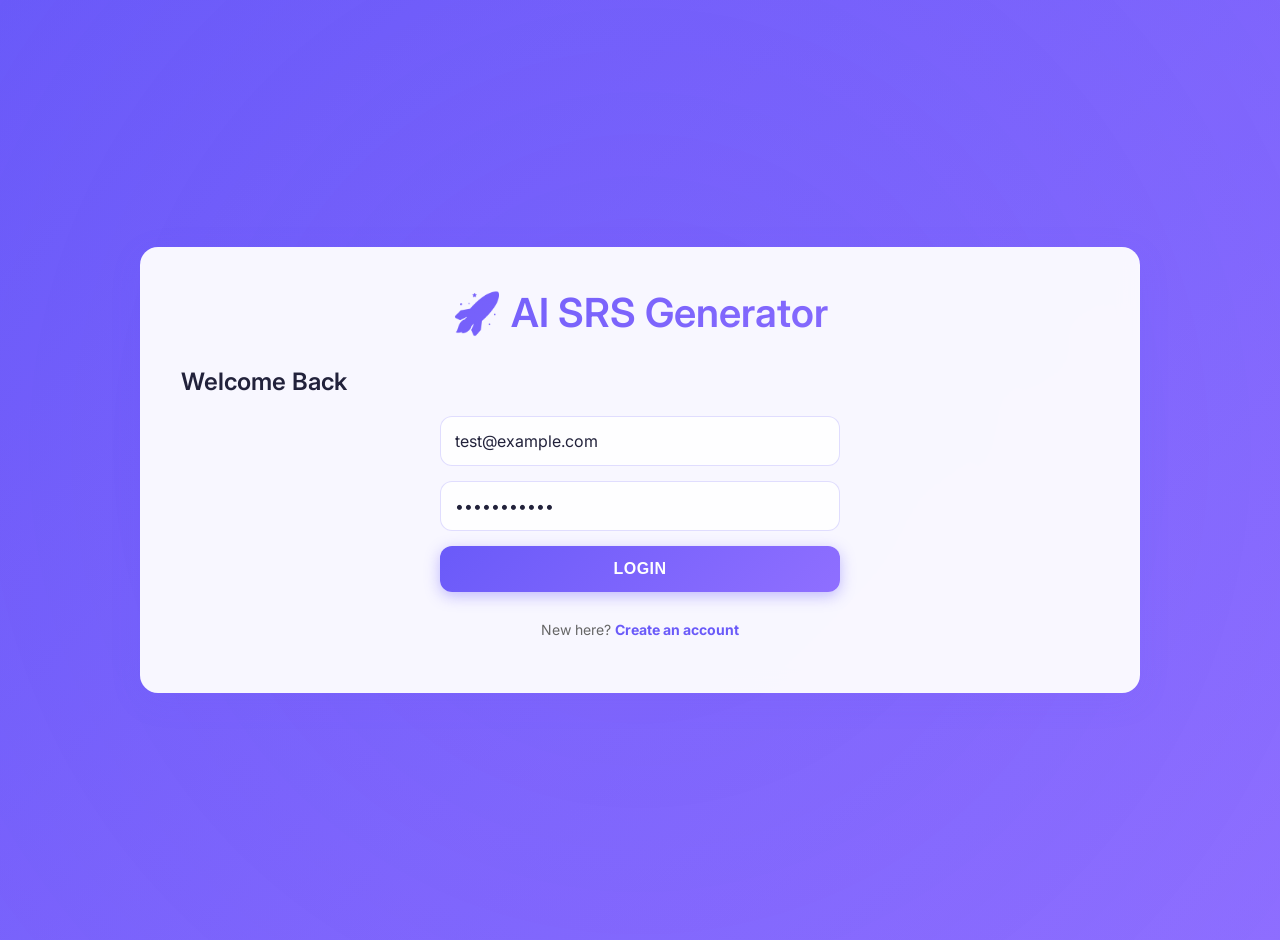
<file: major-project/frontend/index.html>
<!DOCTYPE html>
<html lang="en">

<head>
    <meta charset="UTF-8">
    <meta name="viewport" content="width=device-width, initial-scale=1.0">
    <title>AI SRS Generator</title>
    <link rel="icon" href="data:,">
    <link href="https://fonts.googleapis.com/css2?family=Inter:wght@300;400;600&display=swap" rel="stylesheet">
    <link rel="stylesheet" href="style.css">
</head>

<body>
    <div class="background-glob"></div>
    <div class="container">
        <!-- Auth Section -->
        <div id="auth-section" class="section glass-panel">
            <h1 class="logo-title">🚀 AI SRS Generator</h1>

            <!-- Login Form -->
            <div id="login-form">
                <h2>Welcome Back</h2>
                <div class="form-group">
                    <input type="email" id="login-email" placeholder="Email" value="test@example.com">
                    <input type="password" id="login-password" placeholder="Password" value="password123">
                    <button onclick="login()" class="primary-btn glow-effect" id="login-btn">Login</button>
                    <p class="switch-text">New here? <a href="#" onclick="toggleAuth('signup')">Create an account</a>
                    </p>
                </div>
            </div>

            <!-- Signup Form -->
            <div id="signup-form" class="hidden">
                <h2>Create Account</h2>
                <div class="form-group">
                    <input type="text" id="signup-name" placeholder="Full Name">
                    <input type="email" id="signup-email" placeholder="Email">
                    <input type="password" id="signup-password" placeholder="Password">
                    <button onclick="signup()" class="secondary-btn glow-effect" id="signup-btn">Sign Up</button>
                    <p class="switch-text">Already have an account? <a href="#" onclick="toggleAuth('login')">Login</a>
                    </p>
                </div>
            </div>
        </div>

        <!-- Dashboard Section -->
        <div id="dashboard-section" class="section glass-panel hidden">
            <header>
                <h2>📝 SRS Dashboard</h2>
                <div class="user-info">
                    <span id="user-display-name">User</span>
                    <button onclick="logout()" class="logout-btn">Logout</button>
                </div>
            </header>

            <div class="main-actions">
                <!-- Input Method Selection -->
                <div class="input-method-tabs">
                    <button class="tab-btn active" onclick="switchMethod('audio')">🎙️ Upload Audio</button>
                    <button class="tab-btn" onclick="switchMethod('text')">✍️ Direct Text</button>
                </div>

                <!-- Audio Input -->
                <div id="audio-input-area" class="input-area">
                    <label>Upload Audio File (.wav, .mp3)</label>
                    <div class="file-upload-wrapper">
                        <input type="file" id="audio-file" accept="audio/*">
                    </div>
                    <button onclick="transcribeAudio()" class="action-btn" id="transcribe-btn">Transcribe Audio</button>
                    <div id="transcribe-loading" class="loading-spinner hidden"></div>

                    <div id="transcription-result" class="result-box hidden">
                        <h4>Transcription:</h4>
                        <textarea id="transcription-text" rows="4" placeholder="Transcribed text..." readonly></textarea>
                        <button onclick="enableEdit()" class="edit-btn" id="edit-btn">Edit</button>
                        <input type="hidden" id="transcription-id">
                    </div>
                </div>

                <!-- Text Input -->
                <div id="text-input-area" class="input-area hidden">
                    <label>Enter Requirement</label>
                    <textarea id="direct-text" rows="4"
                        placeholder="Build a food delivery app with login, payment gateway, and rider tracking..."></textarea>
                </div>

                <!-- Grammar Correction Button -->
                <div class="grammar-correction-wrapper">
                    <button onclick="checkGrammar()" class="secondary-btn grammar-btn" id="grammar-btn">
                        ✏️ Check Grammar & Improve
                    </button>
                    <p class="grammar-hint">Tip: Check grammar to improve your requirement clarity (optional)</p>
                </div>

                <!-- Feature Buttons: Gap Analysis & Market Analysis -->
                <div class="analysis-feature-wrapper" style="display: flex; gap: 15px; margin: 25px 0;">
                    <button onclick="showGapAnalysis()" class="secondary-btn" style="flex:1; text-transform: none;">
                        📉 Gap Analysis
                    </button>
                    <button onclick="showMarketAnalysis()" class="secondary-btn" style="flex:1; text-transform: none;">
                        📊 Market Analysis
                    </button>
                </div>

                <!-- Template Selection & Generation -->
                <div class="generation-area">
                    <div class="select-wrapper">
                        <label>Select Template</label>
                        <select id="template-select" class="styled-select">
                            <option value="agile">Agile (User Stories)</option>
                            <option value="ieee">IEEE 830 (Formal)</option>
                            <option value="minimal">Minimal (Brief)</option>
                            <option value="startup">Startup (Pitch Focus)</option>
                        </select>
                    </div>

                    <button onclick="generateSRS()" class="primary-btn generate-btn" id="generate-btn">✨ Generate
                        SRS</button>
                    <div id="generate-loading" class="loading-text hidden">Generating... <span
                            class="loader-dots"></span></div>
                </div>
            </div>

            <!-- SRS List -->
            <div class="srs-list-container">
                <h3>📂 My Documents</h3>
                <div class="table-responsive">
                    <table class="srs-table">
                        <thead>
                            <tr>
                                <th>Requirement / Text</th>
                                <th>Template</th>
                                <th>Date</th>
                                <th>Action</th>
                            </tr>
                        </thead>
                        <tbody id="srs-list-body">
                            <!-- Rows will be injected here -->
                        </tbody>
                    </table>
                    <div id="list-loading" class="loading-spinner hidden"></div>
                </div>
            </div>
        </div>
    </div>

    <!-- Grammar Correction Modal -->
    <div id="grammar-modal" class="modal hidden">
        <div class="modal-content">
            <div class="modal-header">
                <h3>✏️ Grammar Correction Suggestions</h3>
                <button onclick="closeGrammarModal()" class="close-btn">&times;</button>
            </div>
            <div class="modal-body">
                <div id="grammar-original" class="original-text"></div>
                
                <p style="margin-bottom: 20px; color: var(--text-muted); font-size: 14px;">
                    Select the best grammar-corrected version to use as your prompt for AI SRS generation:
                </p>
                
                <div id="grammar-suggestions" class="suggestions-container">
                    <!-- Suggestions will be inserted here -->
                </div>
                
                <div id="grammar-loading" class="loading-spinner hidden"></div>
                <div id="grammar-error" class="error-message hidden"></div>
            </div>
            <div class="modal-footer">
                <button onclick="closeGrammarModal()" class="secondary-btn">Cancel</button>
                <button onclick="useSelectedSuggestion()" class="secondary-btn" id="use-suggestion-btn">Apply to Text Field</button>
                <button onclick="generateSRSWithSelected()" class="primary-btn" id="generate-with-selected-btn">✨ Generate SRS with Selected</button>
            </div>
        </div>
    </div>

    <!-- Analysis Modal -->
    <div id="analysis-modal" class="modal hidden">
        <div class="modal-content">
            <div class="modal-header">
                <h3 id="analysis-modal-title">📊 AI Analysis</h3>
                <button onclick="closeAnalysisModal()" class="close-btn">&times;</button>
            </div>
            <div class="modal-body">
                <div id="analysis-output" style="white-space: pre-wrap; color: #22223b; line-height: 1.6;"></div>
                <div id="analysis-loading" class="loading-spinner hidden"></div>
                <div id="analysis-error" class="error-message hidden"></div>
            </div>
            <div class="modal-footer">
                <button onclick="closeAnalysisModal()" class="secondary-btn">Close</button>
            </div>
        </div>
    </div>

    <!-- Toast Notification -->
    <div id="toast" class="hidden"></div>

    <script src="app.js"></script>
</body>

</html>
</file>
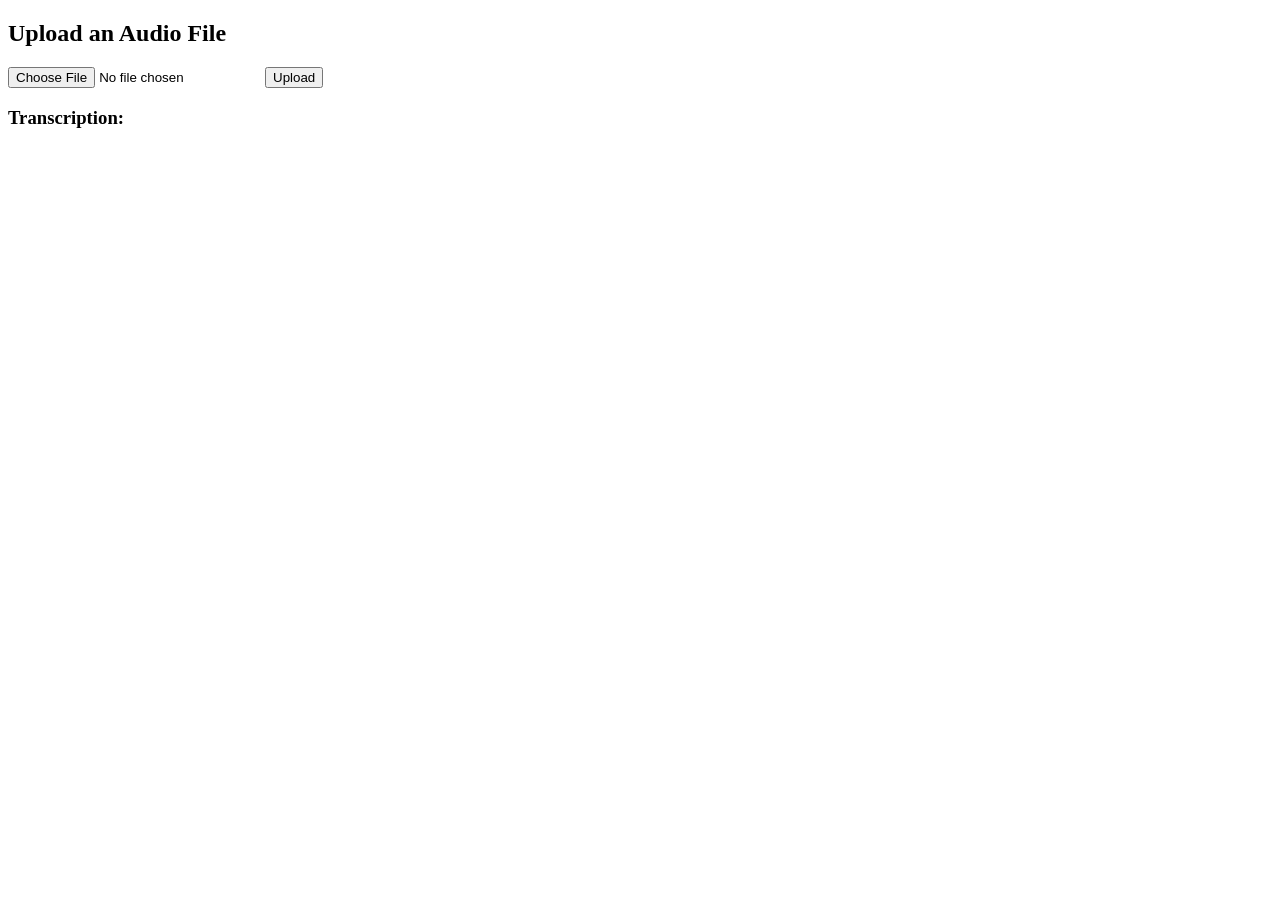
<file: major-project/whisper-main/index.html>
<!DOCTYPE html>
<html lang="en">
<head>
    <meta charset="UTF-8">
    <meta name="viewport" content="width=device-width, initial-scale=1.0">
    <title>Audio Transcription</title>
</head>
<body>
    <h2>Upload an Audio File</h2>
    <input type="file" id="fileInput" accept="audio/*">
    <button onclick="uploadAudio()">Upload</button>
    <h3>Transcription:</h3>
    <p id="transcription"></p>

    <script>
        async function uploadAudio() {
            const fileInput = document.getElementById("fileInput");
            if (!fileInput.files.length) {
                alert("Please select an audio file!");
                return;
            }
            const formData = new FormData();
            formData.append("file", fileInput.files[0]);
            try {
                const response = await fetch("/transcribe/", {
                    method: "POST",
                    body: formData
                });
                if (!response.ok) {
                    throw new Error("Network response was not ok");
                }
                const result = await response.json();
                document.getElementById("transcription").innerText = result.transcription || "No transcription found.";
            } catch (error) {
                document.getElementById("transcription").innerText = "Error transcribing file!";
                console.error("Error:", error);
            }
        }
    </script>
</body>
</html>
</file>
<file: major-project/frontend/style.css>
/* Global Styles */
:root {
    --bg-color: #f8f9fb;
    --glass-bg: rgba(255, 255, 255, 0.95);
    --glass-border: rgba(255, 255, 255, 0.1);
    --primary-color: #6a5af9;
    --primary-hover: #8f6fff;
    --secondary-color: #03dac6;
    --text-color: #22223b;
    --text-muted: #666;
    --input-bg: rgba(255, 255, 255, 0.9);
    --danger-color: #cf6679;
}

body {
    font-family: 'Inter', sans-serif;
    background: linear-gradient(135deg, #6a5af9 0%, #8f6fff 100%);
    color: var(--text-color);
    margin: 0;
    padding: 20px;
    min-height: 100vh;
    display: flex;
    justify-content: center;
    align-items: center;
    overflow-x: hidden;
}

/* Background Glob Animation */
.background-glob {
    position: fixed;
    top: -50%;
    left: -50%;
    width: 200%;
    height: 200%;
    background: radial-gradient(circle, rgba(106, 90, 249, 0.1) 0%, rgba(0, 0, 0, 0) 70%);
    z-index: -1;
    animation: rotate 60s linear infinite;
}

@keyframes rotate {
    0% {
        transform: rotate(0deg);
    }

    100% {
        transform: rotate(360deg);
    }
}

.container {
    max-width: 1000px;
    width: 100%;
    z-index: 1;
}

.hidden {
    display: none !important;
}

/* Glassmorphism Panel */
.glass-panel {
    background: var(--glass-bg);
    backdrop-filter: blur(10px);
    -webkit-backdrop-filter: blur(10px);
    border: 1px solid var(--glass-border);
    border-radius: 18px;
    padding: 40px;
    box-shadow: 0 8px 32px rgba(106, 90, 249, 0.1);
    animation: fadeIn 0.5s ease-out;
}

@keyframes fadeIn {
    from {
        opacity: 0;
        transform: translateY(20px);
    }

    to {
        opacity: 1;
        transform: translateY(0);
    }
}

h1,
h2,
h3,
h4 {
    color: #22223b;
    margin-top: 0;
    font-weight: 600;
}

.logo-title {
    text-align: center;
    font-size: 2.5rem;
    background: linear-gradient(135deg, #6a5af9 0%, #8f6fff 100%);
    -webkit-background-clip: text;
    -webkit-text-fill-color: transparent;
    margin-bottom: 30px;
}

/* Forms & Inputs */
.form-group {
    display: flex;
    flex-direction: column;
    gap: 15px;
    max-width: 400px;
    margin: 0 auto;
}

input,
textarea,
select {
    padding: 14px;
    border-radius: 12px;
    border: 1px solid rgba(106, 90, 249, 0.2);
    background-color: var(--input-bg);
    color: #22223b;
    font-size: 16px;
    font-family: 'Inter', sans-serif;
    transition: border-color 0.3s, box-shadow 0.3s;
}

input:focus,
textarea:focus,
select:focus {
    outline: none;
    border-color: var(--primary-color);
    box-shadow: 0 0 10px rgba(106, 90, 249, 0.3);
}

textarea {
    resize: vertical;
}

/* Buttons */
button {
    padding: 14px 24px;
    border: none;
    border-radius: 12px;
    font-size: 16px;
    font-weight: 600;
    cursor: pointer;
    transition: all 0.3s ease;
    text-transform: uppercase;
    letter-spacing: 0.5px;
}

.primary-btn {
    background: linear-gradient(135deg, #6a5af9 0%, #8f6fff 100%);
    color: #fff;
    box-shadow: 0 4px 15px rgba(106, 90, 249, 0.4);
}

.primary-btn:hover {
    transform: translateY(-2px);
    box-shadow: 0 6px 20px rgba(106, 90, 249, 0.6);
}

.secondary-btn {
    background: linear-gradient(135deg, var(--secondary-color), #018786);
    color: #000;
}

.secondary-btn:hover {
    transform: translateY(-2px);
    opacity: 0.9;
}

.logout-btn {
    background-color: rgba(207, 102, 121, 0.2);
    color: var(--danger-color);
    border: 1px solid var(--danger-color);
    padding: 8px 16px;
    font-size: 14px;
}

.logout-btn:hover {
    background-color: var(--danger-color);
    color: #fff;
}

.action-btn {
    background-color: #444;
    color: #fff;
    width: 100%;
    margin-top: 10px;
}

/* Auth Switch */
.switch-text {
    text-align: center;
    color: var(--text-muted);
    font-size: 14px;
}

.switch-text a {
    color: var(--primary-color);
    text-decoration: none;
    font-weight: bold;
}

.switch-text a:hover {
    text-decoration: underline;
}

/* Dashboard Header */
header {
    display: flex;
    justify-content: space-between;
    align-items: center;
    margin-bottom: 30px;
    border-bottom: 1px solid rgba(106, 90, 249, 0.2);
    padding-bottom: 20px;
}

.user-info {
    display: flex;
    align-items: center;
    gap: 15px;
}

#user-display-name {
    font-weight: bold;
    color: var(--secondary-color);
}

/* Tabs */
.input-method-tabs {
    display: flex;
    gap: 10px;
    margin-bottom: 25px;
    background: rgba(255, 255, 255, 0.8);
    padding: 5px;
    border-radius: 12px;
}

.tab-btn {
    background: transparent;
    color: var(--text-muted);
    flex: 1;
    border-radius: 8px;
}

.tab-btn.active {
    background: linear-gradient(135deg, #6a5af9 0%, #8f6fff 100%);
    color: #fff;
    border: 1px solid rgba(106, 90, 249, 0.2);
    box-shadow: 0 2px 10px rgba(106, 90, 249, 0.2);
}

/* Input Areas */
.input-area {
    margin-bottom: 25px;
    padding: 25px;
    background: rgba(255, 255, 255, 0.9);
    border-radius: 15px;
    border: 1px solid rgba(106, 90, 249, 0.1);
}

.file-upload-wrapper {
    margin-bottom: 15px;
}

.result-box {
    margin-top: 20px;
    padding: 0;
    background: transparent;
    border: none;
    border-radius: 0;
    display: flex;
    flex-direction: column;
    align-items: flex-start;
    min-height: 40px;
}

#transcription-text {
    width: 100%;
    min-height: 40px;
    background: transparent;
    border: none;
    color: #22223b;
    font-size: 1.1rem;
    font-family: inherit;
    padding: 0;
    margin: 0;
    resize: none;
    box-shadow: none;
    outline: none;
    overflow: hidden;
    white-space: pre-wrap;
    word-break: break-word;
    height: auto;
}

#transcription-text[readonly] {
    cursor: default;
}

.edit-btn {
    margin-top: 10px;
    background: var(--primary-color);
    color: #fff;
    border: none;
    padding: 8px 16px;
    border-radius: 8px;
    cursor: pointer;
    font-size: 14px;
}

.edit-btn:hover {
    background: var(--primary-hover);
}

/* Generation Area */
.generation-area {
    display: flex;
    gap: 20px;
    align-items: center;
    margin-top: 30px;
    padding-top: 30px;
    border-top: 1px solid rgba(106, 90, 249, 0.2);
}

.select-wrapper {
    flex: 1;
}

.styled-select {
    width: 100%;
}

/* .generate-wrapper {
    flex: 2;
    display: flex;
    flex-direction: column;
    align-items: center;
} */

.generate-btn {
    width: 100%;
}

/* Table */
.srs-list-container {
    margin-top: 40px;
}

.table-responsive {
    overflow-x: auto;
}

.srs-table {
    width: 100%;
    border-collapse: separate;
    border-spacing: 0 8px;
    /* Space between rows */
}

.srs-table th {
    padding: 15px;
    text-align: left;
    color: var(--text-muted);
    font-size: 14px;
    text-transform: uppercase;
    letter-spacing: 1px;
}

/* .srs-table td {
    padding: 20px;
    background: rgba(255, 255, 255, 0.03);
    first-child: border-top-left-radius: 8px;
    border-bottom: 1px solid rgba(255, 255, 255, 0.02);
} */

.srs-table tr:hover td {
    background: rgba(255, 255, 255, 0.9);
    transition: background 0.2s;
}

/* Loading Indicators */
.loading-spinner {
    width: 40px;
    height: 40px;
    border: 4px solid rgba(255, 255, 255, 0.1);
    border-radius: 50%;
    border-top: 4px solid var(--secondary-color);
    animation: spin 1s linear infinite;
    margin: 20px auto;
}

@keyframes spin {
    0% {
        transform: rotate(0deg);
    }

    100% {
        transform: rotate(360deg);
    }
}

.loading-text {
    color: var(--secondary-color);
    font-size: 14px;
    margin-top: 8px;
    font-weight: bold;
}

/* Toast */
#toast {
    visibility: hidden;
    min-width: 250px;
    background-color: var(--secondary-color);
    color: #000;
    text-align: center;
    border-radius: 12px;
    padding: 16px;
    position: fixed;
    z-index: 100;
    left: 50%;
    bottom: 30px;
    transform: translateX(-50%);
    font-size: 16px;
    font-weight: bold;
    box-shadow: 0 4px 15px rgba(0, 0, 0, 0.3);
}

#toast.show {
    visibility: visible;
    animation: fadein 0.5s, fadeout 0.5s 2.5s;
}

@keyframes fadein {
    from {
        bottom: 0;
        opacity: 0;
    }

    to {
        bottom: 30px;
        opacity: 1;
    }
}

@keyframes fadeout {
    from {
        bottom: 30px;
        opacity: 1;
    }

    to {
        bottom: 0;
        opacity: 0;
    }
}

/* Grammar Modal Styles */
.modal {
    position: fixed;
    z-index: 1000;
    left: 0;
    top: 0;
    width: 100%;
    height: 100%;
    background-color: rgba(0, 0, 0, 0.5);
    display: flex;
    align-items: center;
    justify-content: center;
    animation: fadeIn 0.3s ease-out;
}

.modal.hidden {
    display: none;
}

.modal-content {
    background: var(--glass-bg);
    backdrop-filter: blur(10px);
    -webkit-backdrop-filter: blur(10px);
    border: 1px solid var(--glass-border);
    border-radius: 18px;
    padding: 0;
    max-width: 900px;
    width: 95%;
    max-height: 90vh;
    overflow-y: auto;
    box-shadow: 0 8px 32px rgba(106, 90, 249, 0.3);
}

.modal-header {
    display: flex;
    justify-content: space-between;
    align-items: center;
    padding: 30px;
    border-bottom: 1px solid rgba(106, 90, 249, 0.2);
}

.modal-header h3 {
    margin: 0;
    color: #22223b;
    font-size: 1.5rem;
}

.close-btn {
    background: none;
    border: none;
    font-size: 28px;
    cursor: pointer;
    color: var(--text-muted);
    padding: 0;
    width: 36px;
    height: 36px;
    display: flex;
    align-items: center;
    justify-content: center;
    transition: color 0.3s;
}

.close-btn:hover {
    color: #22223b;
}

.modal-body {
    padding: 30px;
}

.original-box {
    background: rgba(106, 90, 249, 0.1);
    border-radius: 12px;
    padding: 20px;
    margin-bottom: 30px;
    border-left: 4px solid var(--primary-color);
}

.original-box strong {
    display: block;
    color: var(--primary-color);
    margin-bottom: 10px;
    font-weight: 600;
}

.original-box p {
    margin: 0;
    color: #22223b;
    font-size: 16px;
    line-height: 1.6;
}

.prompt-text-preview {
    width: 100%;
    resize: vertical;
    min-height: 120px;
    padding: 14px;
    background: rgba(255, 255, 255, 0.9);
    border: 1px solid rgba(106, 90, 249, 0.2);
    border-radius: 10px;
    font-size: 15px;
    line-height: 1.6;
    color: #22223b;
}

.suggestions-container {
    display: flex;
    flex-direction: column;
    gap: 20px;
}

.suggestion-item {
    background: rgba(255, 255, 255, 0.9);
    border: 1px solid rgba(106, 90, 249, 0.2);
    border-radius: 12px;
    padding: 20px;
    transition: all 0.3s ease;
    cursor: pointer;
}

.suggestion-item:hover {
    border-color: var(--primary-color);
    box-shadow: 0 4px 15px rgba(106, 90, 249, 0.2);
}

.suggestion-radio {
    display: flex;
    align-items: flex-start;
    gap: 15px;
}

.suggestion-radio input[type="radio"] {
    margin-top: 6px;
    cursor: pointer;
    width: 18px;
    height: 18px;
    accent-color: var(--primary-color);
}

.suggestion-radio label {
    cursor: pointer;
    flex: 1;
    display: flex;
    flex-direction: column;
    gap: 8px;
}

.suggestion-number {
    font-weight: 600;
    color: var(--primary-color);
    font-size: 14px;
    text-transform: uppercase;
    letter-spacing: 0.5px;
}

.suggestion-text {
    color: #22223b;
    font-size: 16px;
    line-height: 1.6;
}

.suggestion-explanation {
    margin: 12px 0 0 33px;
    padding: 10px 12px;
    background: rgba(106, 90, 249, 0.05);
    border-radius: 8px;
    border-left: 3px solid var(--secondary-color);
    color: var(--text-muted);
    font-size: 14px;
    font-style: italic;
}

.modal-footer {
    display: flex;
    gap: 15px;
    padding: 30px;
    border-top: 1px solid rgba(106, 90, 249, 0.2);
    justify-content: flex-end;
}

.modal-footer button {
    flex: 0;
}

.error-message {
    background: rgba(207, 102, 121, 0.1);
    border-left: 4px solid var(--danger-color);
    color: var(--danger-color);
    padding: 15px;
    border-radius: 8px;
    margin-bottom: 20px;
    font-size: 14px;
}

.error-message.hidden {
    display: none;
}

/* Grammar Button in Main Area */
.grammar-correction-wrapper {
    margin: 25px 0;
    padding: 20px;
    background: rgba(106, 90, 249, 0.05);
    border-radius: 12px;
    border: 1px solid rgba(106, 90, 249, 0.2);
}

.grammar-btn {
    width: 100%;
    margin-bottom: 10px;
}

.grammar-hint {
    margin: 0;
    color: var(--text-muted);
    font-size: 13px;
    text-align: center;
}
</file>
